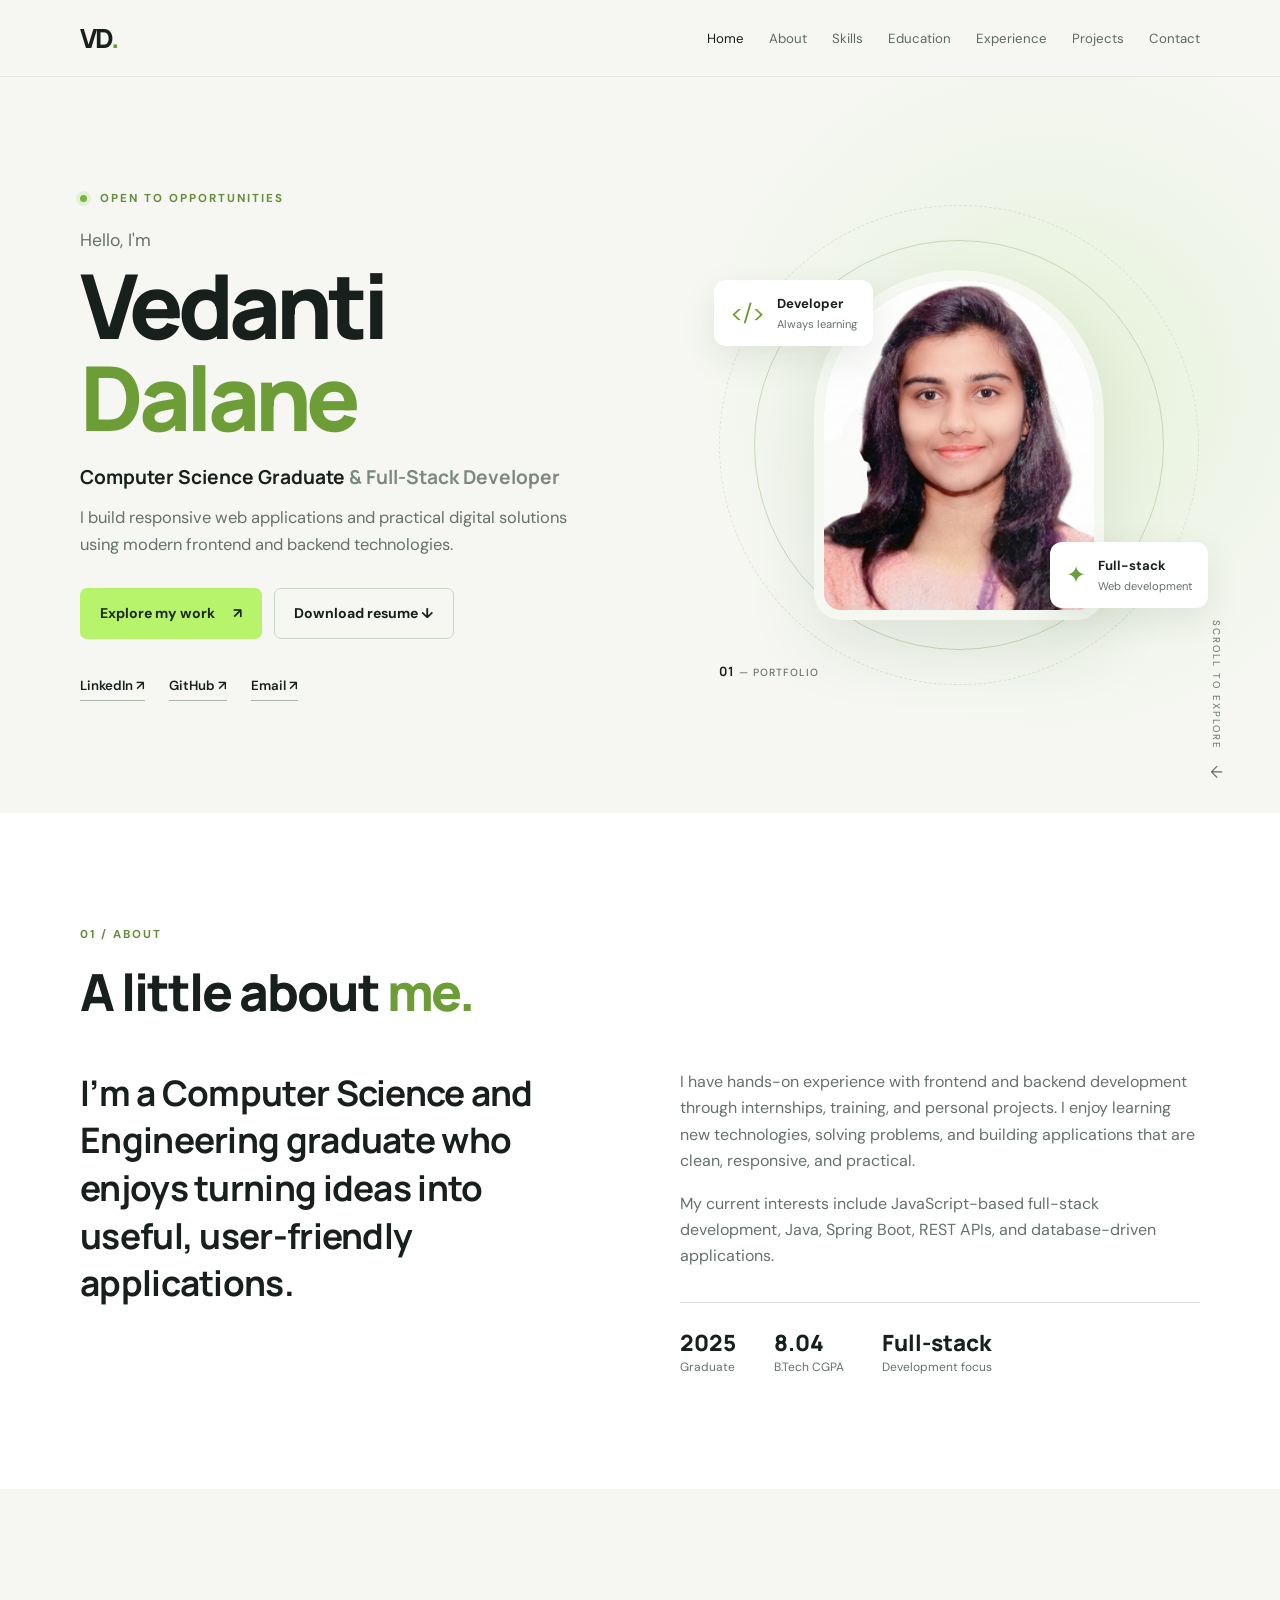
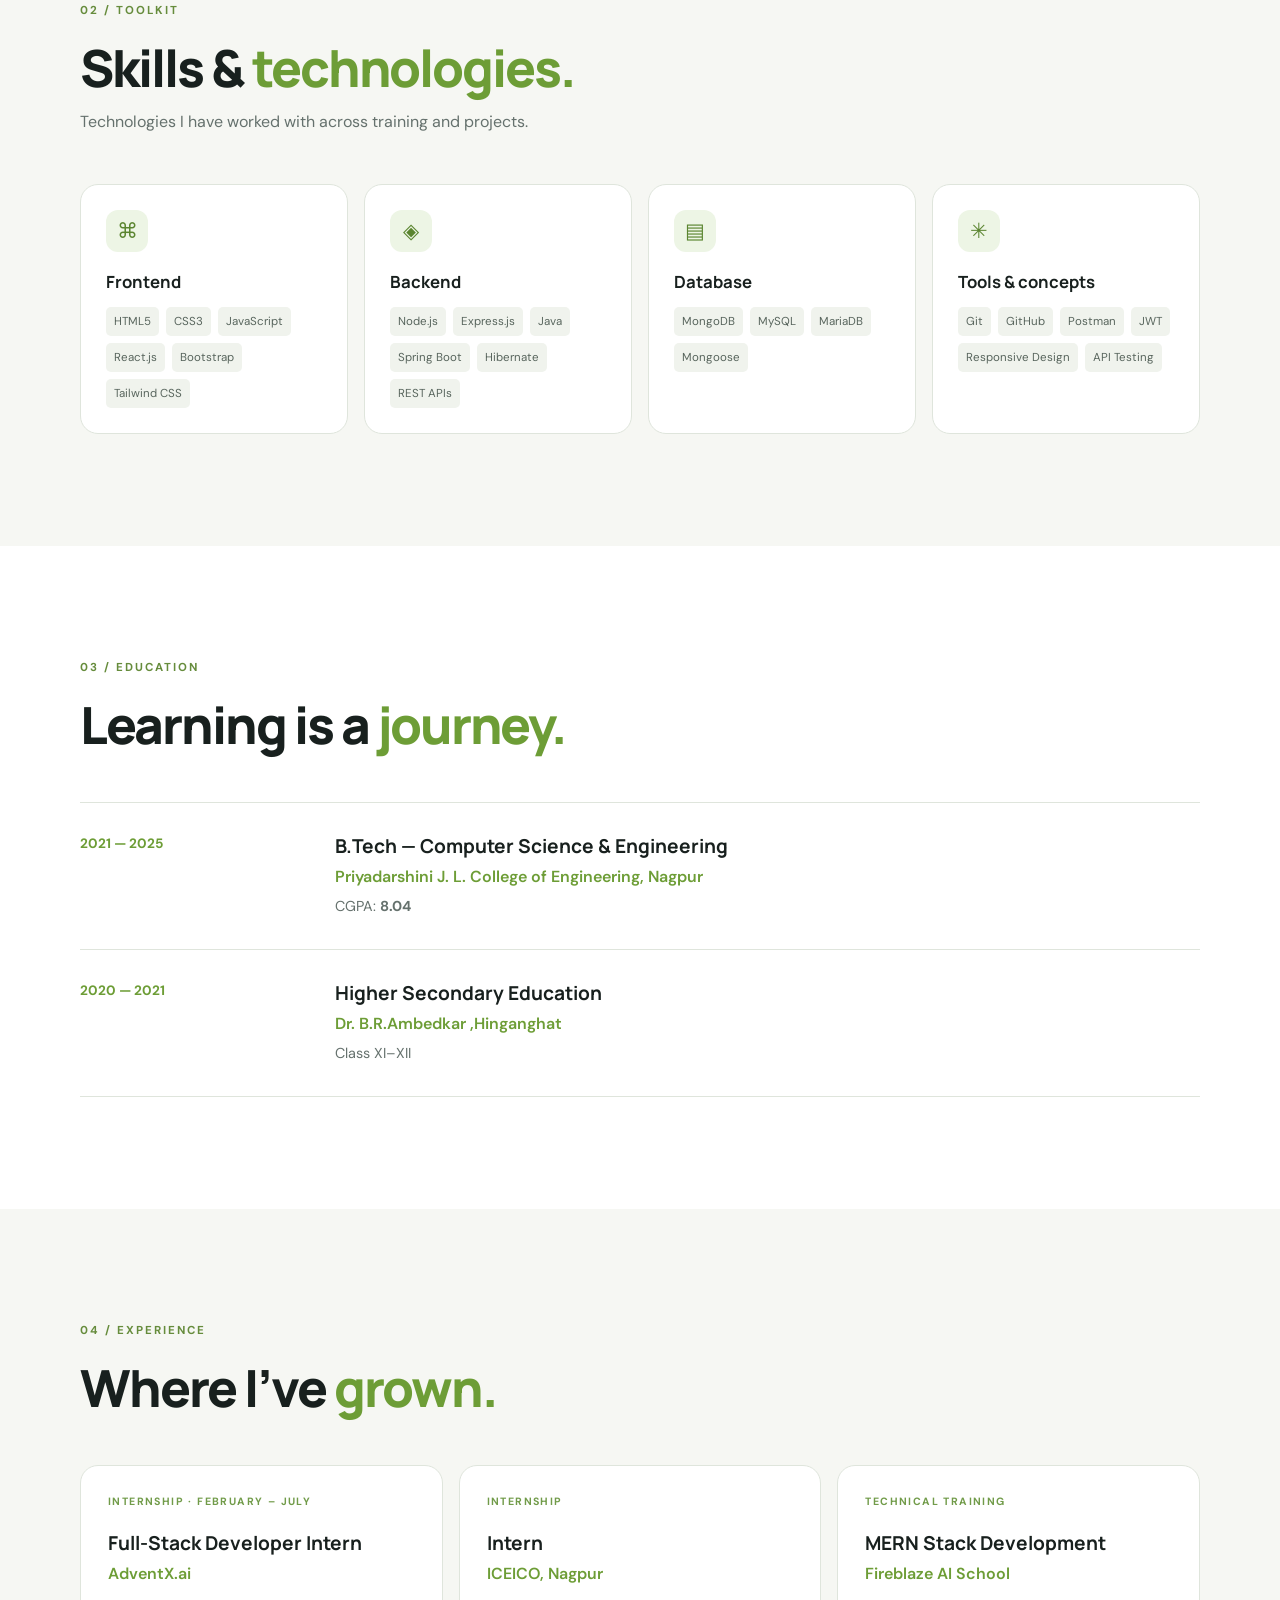
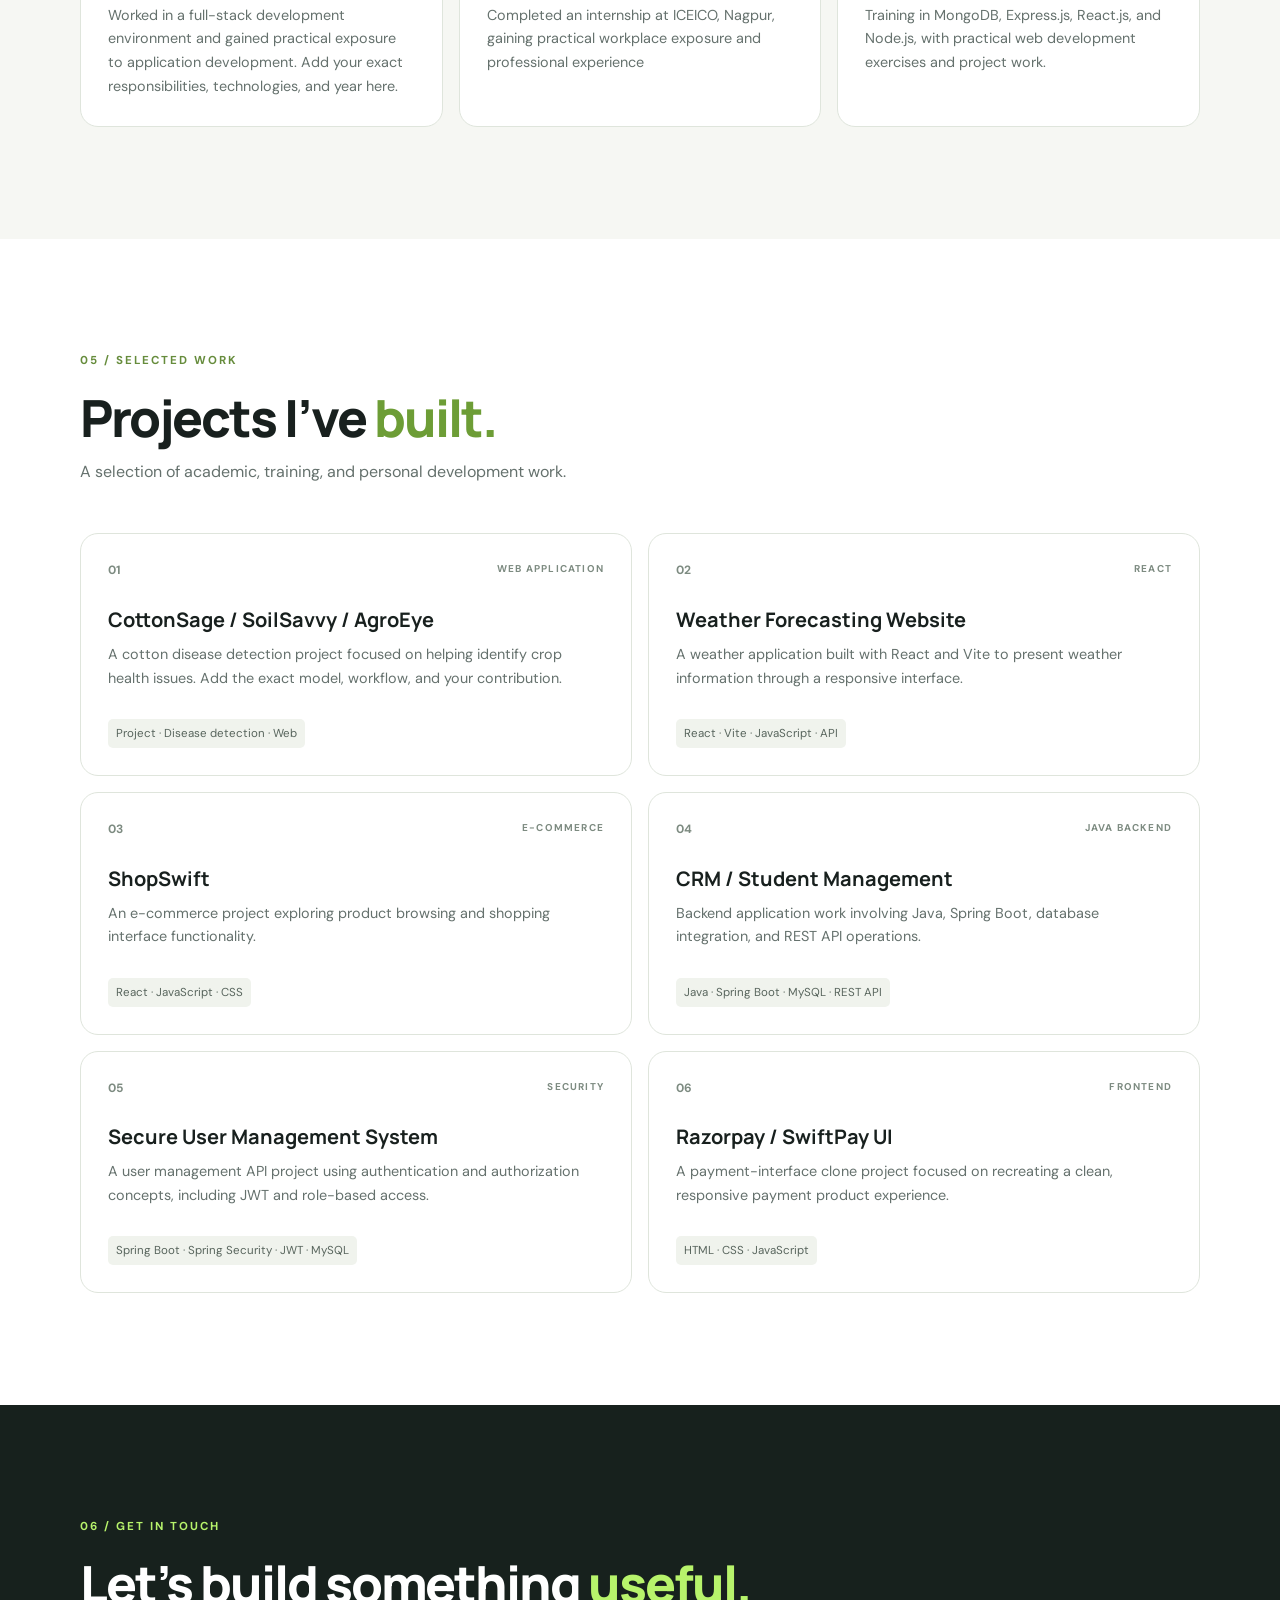
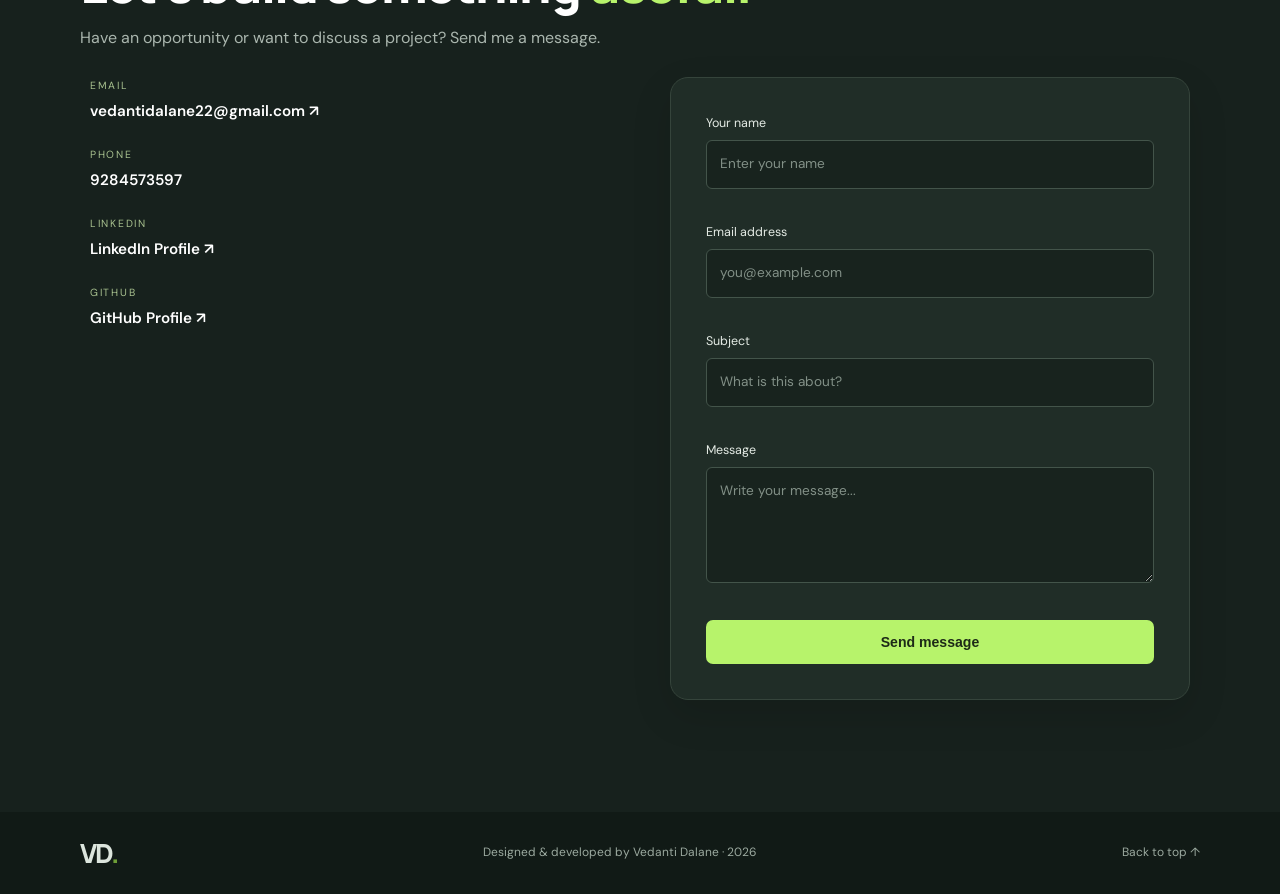
<file: Personal-Portfolio/index.html>
<!DOCTYPE html>
<html lang="en">

<head>
  <meta charset="UTF-8">
  <meta name="viewport" content="width=device-width, initial-scale=1.0">
  <meta name="description" content="Portfolio of Vedanti Dalane, a Computer Science graduate and full-stack developer.">

  <title>Vedanti Dalane | Developer Portfolio</title>

  <link rel="preconnect" href="https://fonts.googleapis.com">
  <link rel="preconnect" href="https://fonts.gstatic.com" crossorigin>

  <link
    href="https://fonts.googleapis.com/css2?family=DM+Sans:wght@400;500;600;700&family=Manrope:wght@400;500;600;700;800&display=swap"
    rel="stylesheet">

  <link rel="stylesheet" href="css/style.css">
</head>

<body>

  <!-- Header -->
  <header class="site-header">
    <nav class="navbar container" aria-label="Main navigation">

      <a class="logo" href="#home">VD<span>.</span></a>

      <button class="menu-toggle" id="menuToggle" aria-label="Toggle navigation" aria-expanded="false">
        <span></span>
        <span></span>
        <span></span>
      </button>

      <ul class="nav-links" id="navLinks">
        <li><a href="#home" class="nav-link active">Home</a></li>
        <li><a href="#about" class="nav-link">About</a></li>
        <li><a href="#skills" class="nav-link">Skills</a></li>
        <li><a href="#education" class="nav-link">Education</a></li>
        <li><a href="#experience" class="nav-link">Experience</a></li>
        <li><a href="#projects" class="nav-link">Projects</a></li>
        <li><a href="#contact" class="nav-link">Contact</a></li>
      </ul>

    </nav>
  </header>

  <main>

    <!-- Hero Section -->
    <section class="hero section" id="home">

      <div class="container hero-grid">

        <div class="hero-copy">

          <p class="eyebrow">
            <span class="status-dot"></span>
            OPEN TO OPPORTUNITIES
          </p>

          <p class="intro-line">Hello, I'm</p>

          <h1>Vedanti <span>Dalane</span></h1>

          <h2>
            Computer Science Graduate
            <span class="muted">&amp; Full-Stack Developer</span>
          </h2>

          <p class="hero-description">
            I build responsive web applications and practical digital solutions using modern frontend and backend
            technologies.
          </p>

          <div class="hero-actions">

            <a class="btn btn-primary" href="#projects">
              Explore my work <span>↗</span>
            </a>

            <!-- Resume Download -->
            <a class="btn btn-outline" href="Vedanti_Dalane_One_Page_ATS_Resume_Updated%20(1).pdf" download>
              Download resume ↓
            </a>

          </div>

          <div class="social-links">

            <a href="https://www.linkedin.com/" target="_blank" rel="noopener noreferrer">
              LinkedIn ↗
            </a>

            <a href="https://github.com/" target="_blank" rel="noopener noreferrer">
              GitHub ↗
            </a>

            <a href="mailto:vedantidalane22@gmail.com">
              Email ↗
            </a>

          </div>

        </div>

        <!-- Profile Picture -->
        <div class="hero-visual">

          <div class="visual-orbit orbit-one"></div>
          <div class="visual-orbit orbit-two"></div>

          <div class="profile-frame">
            <img src="images/Screenshot%202025-12-09%20130233.png" alt="Vedanti Dalane">
          </div>

          <div class="floating-card card-code">
            <span>&lt;/&gt;</span>
            <div>
              <strong>Developer</strong>
              <small>Always learning</small>
            </div>
          </div>

          <div class="floating-card card-stack">
            <span>✦</span>
            <div>
              <strong>Full-stack</strong>
              <small>Web development</small>
            </div>
          </div>

          <div class="hero-number">
            01 <span>— PORTFOLIO</span>
          </div>

        </div>

      </div>

      <a class="scroll-cue" href="#about">
        SCROLL TO EXPLORE <span>↓</span>
      </a>

    </section>

    <!-- About Section -->
    <section class="section section-light" id="about">

      <div class="container">

        <div class="section-heading">
          <p class="eyebrow">01 / ABOUT</p>
          <h2>A little about <span>me.</span></h2>
        </div>

        <div class="about-grid">

          <div class="about-lead">
            <p class="large-copy">
              I’m a Computer Science and Engineering graduate who enjoys turning ideas into useful, user-friendly
              applications.
            </p>
          </div>

          <div class="about-detail">

            <p>
              I have hands-on experience with frontend and backend development through internships, training, and
              personal projects. I enjoy learning new technologies, solving problems, and building applications that are
              clean, responsive, and practical.
            </p>

            <p>
              My current interests include JavaScript-based full-stack development, Java, Spring Boot, REST APIs, and
              database-driven applications.
            </p>

            <div class="quick-facts">

              <div>
                <strong>2025</strong>
                <span>Graduate</span>
              </div>

              <div>
                <strong>8.04</strong>
                <span>B.Tech CGPA</span>
              </div>

              <div>
                <strong>Full-stack</strong>
                <span>Development focus</span>
              </div>

            </div>

          </div>

        </div>

      </div>

    </section>

    <!-- Skills Section -->
    <section class="section" id="skills">

      <div class="container">

        <div class="section-heading">
          <p class="eyebrow">02 / TOOLKIT</p>
          <h2>Skills &amp; <span>technologies.</span></h2>
          <p class="section-subtitle">
            Technologies I have worked with across training and projects.
          </p>
        </div>

        <div class="skills-grid">

          <article class="skill-card">
            <div class="skill-icon">⌘</div>
            <h3>Frontend</h3>
            <div class="tags">
              <span>HTML5</span>
              <span>CSS3</span>
              <span>JavaScript</span>
              <span>React.js</span>
              <span>Bootstrap</span>
              <span>Tailwind CSS</span>
            </div>
          </article>

          <article class="skill-card">
            <div class="skill-icon">◈</div>
            <h3>Backend</h3>
            <div class="tags">
              <span>Node.js</span>
              <span>Express.js</span>
              <span>Java</span>
              <span>Spring Boot</span>
              <span>Hibernate</span>
              <span>REST APIs</span>
            </div>
          </article>

          <article class="skill-card">
            <div class="skill-icon">▤</div>
            <h3>Database</h3>
            <div class="tags">
              <span>MongoDB</span>
              <span>MySQL</span>
              <span>MariaDB</span>
              <span>Mongoose</span>
            </div>
          </article>

          <article class="skill-card">
            <div class="skill-icon">✳</div>
            <h3>Tools &amp; concepts</h3>
            <div class="tags">
              <span>Git</span>
              <span>GitHub</span>
              <span>Postman</span>
              <span>JWT</span>
              <span>Responsive Design</span>
              <span>API Testing</span>
            </div>
          </article>

        </div>

      </div>

    </section>

    <!-- Education Section -->
    <section class="section section-light" id="education">

      <div class="container">

        <div class="section-heading">
          <p class="eyebrow">03 / EDUCATION</p>
          <h2>Learning is a <span>journey.</span></h2>
        </div>

        <div class="timeline">

          <article class="timeline-item">

            <div class="timeline-date">2021 — 2025</div>

            <div class="timeline-content">
              <h3>B.Tech — Computer Science &amp; Engineering</h3>
              <p class="institution">
                Priyadarshini J. L. College of Engineering, Nagpur
              </p>
              <p>CGPA: <strong>8.04</strong></p>
            </div>

          </article>

          <article class="timeline-item">

            <div class="timeline-date">2020 — 2021</div>

            <div class="timeline-content">
              <h3>Higher Secondary Education</h3>
              <p class="institution">Dr. B.R.Ambedkar ,Hinganghat</p>
              <p>Class XI–XII</p>
            </div>

          </article>

        </div>

      </div>

    </section>

    <!-- Experience Section -->
    <section class="section" id="experience">

      <div class="container">

        <div class="section-heading">
          <p class="eyebrow">04 / EXPERIENCE</p>
          <h2>Where I’ve <span>grown.</span></h2>
        </div>

        <div class="experience-grid">

          <article class="experience-card">
            <p class="card-kicker">INTERNSHIP · FEBRUARY – JULY</p>
            <h3>Full-Stack Developer Intern</h3>
            <p class="institution">AdventX.ai</p>
            <p>
              Worked in a full-stack development environment and gained practical exposure to application development.
              Add your exact responsibilities, technologies, and year here.
            </p>
          </article>

          <article class="experience-card">
            <p class="card-kicker">INTERNSHIP</p>
            <h3>Intern</h3>
            <p class="institution">ICEICO, Nagpur</p>
            <p>
            Completed an internship at ICEICO, Nagpur, gaining practical workplace exposure and professional experience
            </p>
          </article>

          <article class="experience-card">
            <p class="card-kicker">TECHNICAL TRAINING</p>
            <h3>MERN Stack Development</h3>
            <p class="institution">Fireblaze AI School</p>
            <p>
              Training in MongoDB, Express.js, React.js, and Node.js, with practical web development exercises and
              project work.
            </p>
          </article>

        </div>

      </div>

    </section>

    <!-- Projects Section -->
    <section class="section section-light" id="projects">

      <div class="container">

        <div class="section-heading">
          <p class="eyebrow">05 / SELECTED WORK</p>
          <h2>Projects I’ve <span>built.</span></h2>
          <p class="section-subtitle">
            A selection of academic, training, and personal development work.
          </p>
        </div>

        <div class="projects-grid">

          <article class="project-card">
            <div class="project-top">
              <span>01</span>
              <span class="project-type">WEB APPLICATION</span>
            </div>
            <h3>CottonSage / SoilSavvy / AgroEye</h3>
            <p>
              A cotton disease detection project focused on helping identify crop health issues. Add the exact model,
              workflow, and your contribution.
            </p>
            <div class="project-tags">
              Project · Disease detection · Web
            </div>
          </article>

          <article class="project-card">
            <div class="project-top">
              <span>02</span>
              <span class="project-type">REACT</span>
            </div>
            <h3>Weather Forecasting Website</h3>
            <p>
              A weather application built with React and Vite to present weather information through a responsive
              interface.
            </p>
            <div class="project-tags">
              React · Vite · JavaScript · API
            </div>
          </article>

          <article class="project-card">
            <div class="project-top">
              <span>03</span>
              <span class="project-type">E-COMMERCE</span>
            </div>
            <h3>ShopSwift</h3>
            <p>
              An e-commerce project exploring product browsing and shopping interface functionality.
            </p>
            <div class="project-tags">
              React · JavaScript · CSS
            </div>
          </article>

          <article class="project-card">
            <div class="project-top">
              <span>04</span>
              <span class="project-type">JAVA BACKEND</span>
            </div>
            <h3>CRM / Student Management</h3>
            <p>
              Backend application work involving Java, Spring Boot, database integration, and REST API operations.
            </p>
            <div class="project-tags">
              Java · Spring Boot · MySQL · REST API
            </div>
          </article>

          <article class="project-card">
            <div class="project-top">
              <span>05</span>
              <span class="project-type">SECURITY</span>
            </div>
            <h3>Secure User Management System</h3>
            <p>
              A user management API project using authentication and authorization concepts, including JWT and
              role-based access.
            </p>
            <div class="project-tags">
              Spring Boot · Spring Security · JWT · MySQL
            </div>
          </article>

          <article class="project-card">
            <div class="project-top">
              <span>06</span>
              <span class="project-type">FRONTEND</span>
            </div>
            <h3>Razorpay / SwiftPay UI</h3>
            <p>
              A payment-interface clone project focused on recreating a clean, responsive payment product experience.
            </p>
            <div class="project-tags">
              HTML · CSS · JavaScript
            </div>
          </article>

        </div>

      </div>

    </section>

    <!-- Contact Section -->
    <section class="section contact-section" id="contact">

      <div class="container">

        <div class="section-heading">
          <p class="eyebrow">06 / GET IN TOUCH</p>
          <h2>Let’s build something <span>useful.</span></h2>
          <p class="section-subtitle">
            Have an opportunity or want to discuss a project? Send me a message.
          </p>
        </div>

        <div class="contact-grid">

          <div class="contact-info">

            <a href="mailto:vedantidalane22@gmail.com">
              <span class="contact-label">EMAIL</span>
              <strong>vedantidalane22@gmail.com ↗</strong>
            </a>

            <div>
              <span class="contact-label">PHONE</span>
              <strong>9284573597</strong>
            </div>

            <a href="https://www.linkedin.com/in/vedanti-dalane-98ab12322/" target="_blank" rel="noopener noreferrer">
              <span class="contact-label">LINKEDIN</span>
              <strong>LinkedIn Profile ↗</strong>
            </a>

            <a href="https://github.com/vedantidalane" target="_blank" rel="noopener noreferrer">
              <span class="contact-label">GITHUB</span>
              <strong>GitHub Profile ↗</strong>
            </a>

          </div>

          <form class="contact-form" id="contactForm" novalidate>

            <div class="form-row">
              <label for="name">Your name</label>
              <input id="name" name="name" type="text" placeholder="Enter your name" required>
              <small class="error" id="nameError"></small>
            </div>

            <div class="form-row">
              <label for="email">Email address</label>
              <input id="email" name="email" type="email" placeholder="you@example.com" required>
              <small class="error" id="emailError"></small>
            </div>

            <div class="form-row">
              <label for="subject">Subject</label>
              <input id="subject" name="subject" type="text" placeholder="What is this about?" required>
              <small class="error" id="subjectError"></small>
            </div>

            <div class="form-row">
              <label for="message">Message</label>
              <textarea id="message" name="message" rows="4" placeholder="Write your message..." required></textarea>
              <small class="error" id="messageError"></small>
            </div>

            <button class="btn btn-primary submit-btn" type="submit">
              Send message
            </button>

            <div class="form-note" id="formNote" role="status" aria-live="polite"></div>

          </form>

        </div>

      </div>

    </section>

  </main>

  <!-- Footer -->
  <footer class="footer">

    <div class="container footer-inner">

      <a class="logo" href="#home">VD<span>.</span></a>

      <p>
        Designed &amp; developed by Vedanti Dalane ·
        <span id="year"></span>
      </p>

      <a href="#home">Back to top ↑</a>

    </div>

  </footer>

  <script src="js/script.js"></script>

</body>

</html>
</file>
<file: Personal-Portfolio/css/style.css>
/* =========================================
   PERSONAL PORTFOLIO WEBSITE
   COMPLETE UPDATED CSS
========================================= */

/* GLOBAL STYLES */

:root {
    --ink: #18201e;
    --muted: #65716d;
    --paper: #f6f7f3;
    --white: #fff;
    --green: #b7f36b;
    --green-dark: #426b22;
    --line: #dfe5dc;
    --dark: #17211d;
    --radius: 18px;
}

* {
    box-sizing: border-box;
    margin: 0;
    padding: 0;
}

html {
    scroll-behavior: smooth;
    scroll-padding-top: 90px;
}

body {
    font-family: "DM Sans", sans-serif;
    color: var(--ink);
    background: var(--paper);
    line-height: 1.65;
}

a {
    color: inherit;
    text-decoration: none;
}

.container {
    width: min(1120px, calc(100% - 48px));
    margin: auto;
}

/* =========================================
   NAVIGATION
========================================= */

.site-header {
    position: sticky;
    top: 0;
    z-index: 100;
    background: rgba(246, 247, 243, .92);
    backdrop-filter: blur(14px);
    border-bottom: 1px solid rgba(223, 229, 220, .8);
}

.navbar {
    height: 76px;
    display: flex;
    align-items: center;
    justify-content: space-between;
}

.logo {
    font: 800 1.65rem "Manrope", sans-serif;
    letter-spacing: -2px;
}

.logo span,
.hero h1 span,
.section-heading h2 span {
    color: #6d9d36;
}

.nav-links {
    display: flex;
    gap: 25px;
    list-style: none;
}

.nav-link {
    font-size: .83rem;
    color: #5e6964;
    transition: .2s;
}

.nav-link:hover,
.nav-link.active {
    color: #18201e;
}

.menu-toggle {
    display: none;
    background: none;
    border: 0;
    cursor: pointer;
}

.menu-toggle span {
    display: block;
    width: 24px;
    height: 2px;
    background: var(--ink);
    margin: 5px;
}

/* =========================================
   COMMON SECTIONS
========================================= */

.section {
    padding: 112px 0;
}

.section-light {
    background: #fff;
}

.section-heading {
    margin-bottom: 48px;
}

.eyebrow {
    font-size: .72rem;
    font-weight: 700;
    letter-spacing: 2px;
    color: #668c3c;
    margin-bottom: 18px;
}

.section-heading h2 {
    font: 800 clamp(2.1rem, 4vw, 3.4rem)/1.15 "Manrope";
    letter-spacing: -2px;
}

.section-subtitle {
    color: var(--muted);
    margin-top: 12px;
    max-width: 580px;
}

/* =========================================
   HOME / HERO
========================================= */

.hero {
    min-height: 690px;
    display: flex;
    align-items: center;
    position: relative;
    overflow: hidden;
    background: radial-gradient(
        circle at 82% 42%,
        #e6f2d9 0,
        transparent 32%
    );
}

.hero-grid {
    display: grid;
    grid-template-columns: 1.1fr .9fr;
    align-items: center;
    gap: 50px;
}

.status-dot {
    display: inline-block;
    width: 7px;
    height: 7px;
    border-radius: 50%;
    background: #75b83e;
    margin-right: 8px;
    box-shadow: 0 0 0 4px #e4f1d7;
}

.intro-line {
    font-size: 1.1rem;
    color: var(--muted);
    margin-bottom: 4px;
}

.hero h1 {
    font: 800 clamp(3.7rem, 7vw, 6.4rem)/1.03 "Manrope", sans-serif;
    letter-spacing: -5px;
}

.hero h2 {
    font: 700 1.2rem "Manrope", sans-serif;
    margin: 20px 0 14px;
}

.muted {
    color: #7c8982;
}

.hero-description {
    max-width: 510px;
    color: var(--muted);
    font-size: 1.03rem;
}

.hero-actions {
    display: flex;
    flex-wrap: wrap;
    gap: 12px;
    margin-top: 30px;
}

.btn {
    display: inline-flex;
    align-items: center;
    justify-content: center;
    gap: 18px;
    padding: 13px 19px;
    border-radius: 7px;
    font-weight: 700;
    font-size: .88rem;
    border: 1px solid transparent;
    cursor: pointer;
    transition: transform .2s, background .2s;
}

.btn:hover {
    transform: translateY(-2px);
}

.btn-primary {
    background: var(--green);
    color: #1d2a17;
}

.btn-primary:hover {
    background: #a7e75b;
}

.btn-outline {
    border-color: #cbd4c9;
    background: transparent;
}

.social-links {
    display: flex;
    gap: 24px;
    margin-top: 36px;
    font-size: .83rem;
    font-weight: 600;
}

.social-links a {
    border-bottom: 1px solid #aab5aa;
    padding-bottom: 3px;
}

.hero-visual {
    height: 470px;
    position: relative;
    display: grid;
    place-items: center;
}

.profile-frame {
    width: 290px;
    height: 350px;
    border-radius: 150px 150px 28px 28px;
    background: #dce8d0;
    overflow: hidden;
    border: 10px solid rgba(255, 255, 255, .7);
    box-shadow: 0 25px 70px #263b251a;
    z-index: 2;
}

.profile-frame img {
    width: 100%;
    height: 100%;
    object-fit: cover;
}

.visual-orbit {
    position: absolute;
    border: 1px solid #c8d9bb;
    border-radius: 50%;
    width: 410px;
    height: 410px;
}

.orbit-two {
    width: 480px;
    height: 480px;
    border-style: dashed;
    opacity: .6;
}

.floating-card {
    position: absolute;
    z-index: 3;
    background: #fff;
    padding: 13px 16px;
    border-radius: 12px;
    box-shadow: 0 12px 35px #263b2518;
    display: flex;
    align-items: center;
    gap: 12px;
}

.floating-card > span {
    font-size: 1.5rem;
    color: #6d9d36;
}

.floating-card strong,
.floating-card small {
    display: block;
}

.floating-card strong {
    font-size: .82rem;
}

.floating-card small {
    font-size: .7rem;
    color: var(--muted);
}

.card-code {
    top: 70px;
    left: -5px;
}

.card-stack {
    bottom: 72px;
    right: -8px;
}

.hero-number {
    position: absolute;
    bottom: 0;
    left: 0;
    font: 700 .8rem "Manrope";
    letter-spacing: 1px;
}

.hero-number span {
    font: 500 .65rem "DM Sans";
    color: var(--muted);
}

.scroll-cue {
    position: absolute;
    right: 4%;
    bottom: 32px;
    writing-mode: vertical-rl;
    font-size: .62rem;
    letter-spacing: 2px;
    color: var(--muted);
}

.scroll-cue span {
    font-size: 1rem;
    margin-top: 10px;
}

/* =========================================
   ABOUT
========================================= */

.about-grid {
    display: grid;
    grid-template-columns: 1fr 1fr;
    gap: 80px;
}

.large-copy {
    font: 700 clamp(1.5rem, 3vw, 2.2rem)/1.35 "Manrope";
    letter-spacing: -.7px;
}

.about-detail p {
    color: var(--muted);
    margin-bottom: 16px;
}

.quick-facts {
    display: flex;
    gap: 38px;
    margin-top: 32px;
    padding-top: 24px;
    border-top: 1px solid var(--line);
}

.quick-facts strong,
.quick-facts span {
    display: block;
}

.quick-facts strong {
    font: 800 1.4rem "Manrope";
}

.quick-facts span {
    font-size: .75rem;
    color: var(--muted);
}

/* =========================================
   SKILLS
========================================= */

.skills-grid {
    display: grid;
    grid-template-columns: repeat(4, 1fr);
    gap: 16px;
}

.skill-card {
    padding: 25px;
    border: 1px solid var(--line);
    border-radius: var(--radius);
    background: #fff;
    min-height: 230px;
    transition: .2s;
}

.skill-card:hover,
.project-card:hover {
    transform: translateY(-4px);
    box-shadow: 0 18px 40px #1e30200d;
}

.skill-icon {
    width: 42px;
    height: 42px;
    border-radius: 12px;
    background: #edf5e5;
    color: #5b8530;
    display: grid;
    place-items: center;
    font-size: 1.3rem;
    margin-bottom: 18px;
}

.skill-card h3 {
    font: 700 1.05rem "Manrope";
    margin-bottom: 14px;
}

.tags {
    display: flex;
    flex-wrap: wrap;
    gap: 7px;
}

.tags span,
.project-tags {
    font-size: .72rem;
    color: #58655d;
    background: #f0f3ed;
    border-radius: 5px;
    padding: 5px 8px;
}

/* =========================================
   EDUCATION
========================================= */

.timeline {
    border-top: 1px solid var(--line);
}

.timeline-item {
    display: grid;
    grid-template-columns: 220px 1fr;
    gap: 35px;
    padding: 30px 0;
    border-bottom: 1px solid var(--line);
}

.timeline-date {
    font-size: .85rem;
    font-weight: 700;
    color: #6d9d36;
}

.timeline-content h3,
.experience-card h3 {
    font: 700 1.2rem "Manrope";
}

.institution {
    color: #6d9d36;
    font-weight: 600;
    margin: 5px 0;
}

.timeline-content p:last-child {
    color: var(--muted);
    font-size: .9rem;
}

/* =========================================
   EXPERIENCE
========================================= */

.experience-grid {
    display: grid;
    grid-template-columns: repeat(3, 1fr);
    gap: 16px;
}

.experience-card {
    background: #fff;
    border: 1px solid var(--line);
    padding: 27px;
    border-radius: var(--radius);
}

.card-kicker {
    font-size: .66rem;
    letter-spacing: 1.4px;
    color: #719b49;
    font-weight: 700;
    margin-bottom: 20px;
}

.experience-card > p:last-child {
    font-size: .9rem;
    color: var(--muted);
    margin-top: 16px;
}

/* =========================================
   PROJECTS
========================================= */

.projects-grid {
    display: grid;
    grid-template-columns: repeat(2, 1fr);
    gap: 16px;
}

.project-card {
    padding: 27px;
    border: 1px solid var(--line);
    border-radius: var(--radius);
    background: #fff;
    transition: .2s;
    min-height: 235px;
}

.project-top {
    display: flex;
    justify-content: space-between;
    color: #7d8b81;
    font-size: .75rem;
    font-weight: 700;
    margin-bottom: 25px;
}

.project-type {
    font-size: .62rem;
    letter-spacing: 1.2px;
}

.project-card h3 {
    font: 700 1.25rem "Manrope";
    margin-bottom: 10px;
}

.project-card p {
    color: var(--muted);
    font-size: .9rem;
    min-height: 58px;
}

.project-tags {
    display: inline-block;
    margin-top: 18px;
}

.edit-note {
    font-size: .78rem;
    color: #7b867e;
    margin-top: 20px;
}

/* =========================================
   CONTACT SECTION
========================================= */

.contact-section {
    background: var(--dark);
    color: #fff;
}

.contact-section .eyebrow {
    color: var(--green);
}

.contact-section .section-heading h2 span {
    color: var(--green);
}

.contact-section .section-subtitle {
    color: #aab6ae;
}

/* Reduce heading-to-content gap */

.contact-section .section-heading {
    margin-bottom: 25px;
}

/* Two-column layout */

.contact-grid {
    display: grid;
    grid-template-columns: 1fr 1fr;
    gap: 60px;
    align-items: start;
    max-width: 1100px;
    margin: 0 auto;
}

/* Contact information - no box */

.contact-info {
    display: flex;
    flex-direction: column;
    gap: 22px;
    padding: 0;
    background: transparent;
    border: none;
    border-radius: 0;
}

.contact-info a,
.contact-info > div {
    display: flex;
    flex-direction: column;
    gap: 5px;
}

.contact-label {
    font-size: .65rem;
    letter-spacing: 1.7px;
    color: #a8c18f;
}

.contact-info strong {
    font-size: .95rem;
    font-weight: 600;
    color: #fff;
    overflow-wrap: anywhere;
}

.contact-info a:hover strong {
    color: var(--green);
}

/* Contact form - boxed */

.contact-form {
    width: 100%;
    background: #202d27;
    padding: 35px;
    border: 1px solid #35443b;
    border-radius: 18px;
    box-shadow: 0 15px 40px rgba(0, 0, 0, .12);
}

.form-row {
    margin-bottom: 17px;
}

.form-row label {
    display: block;
    font-size: .78rem;
    margin-bottom: 7px;
    color: #e4ebe5;
}

.form-row input,
.form-row textarea {
    display: block;
    width: 100%;
    border: 1px solid #43544a;
    background: #18231e;
    color: #fff;
    padding: 12px 13px;
    border-radius: 6px;
    font: inherit;
    font-size: .85rem;
    outline: none;
    transition: border-color .2s;
}

.form-row input:focus,
.form-row textarea:focus {
    border-color: var(--green);
}

.form-row textarea {
    resize: vertical;
    min-height: 110px;
}

.form-row input::placeholder,
.form-row textarea::placeholder {
    color: #829087;
}

.error {
    display: block;
    color: #ffaaa0;
    font-size: .72rem;
    min-height: 16px;
}

.submit-btn {
    width: 100%;
    margin-top: 4px;
}

.form-note {
    display: none;
    padding: 12px 15px;
    margin-top: 15px;
    border-radius: 6px;
    font-size: .82rem;
    line-height: 1.5;
}

/* Successful validation notification */

.form-note.success {
    display: block;
    background: #243c2c;
    color: #b7f36b;
    border: 1px solid #426b22;
}

/* Validation error notification */

.form-note.error-message {
    display: block;
    background: #422a29;
    color: #ffaaa0;
    border: 1px solid #874b45;
}

/* =========================================
   FOOTER
========================================= */

.footer {
    background: #111a16;
    color: #dce5dd;
    padding: 23px 0;
}

.footer-inner {
    display: flex;
    align-items: center;
    justify-content: space-between;
    gap: 20px;
}

.footer p,
.footer-inner > a:last-child {
    font-size: .75rem;
    color: #9ba99f;
}

/* =========================================
   TABLET RESPONSIVE
========================================= */

@media (max-width: 900px) {

    .nav-links {
        gap: 14px;
    }

    .nav-link {
        font-size: .76rem;
    }

    .hero-grid {
        gap: 20px;
    }

    .skills-grid {
        grid-template-columns: repeat(2, 1fr);
    }

    .experience-grid {
        grid-template-columns: 1fr;
    }

    .contact-grid {
        gap: 35px;
    }
}

/* =========================================
   MOBILE RESPONSIVE
========================================= */

@media (max-width: 700px) {

    .container {
        width: min(100% - 36px, 560px);
    }

    .section {
        padding: 78px 0;
    }

    /* Navigation */

    .navbar {
        height: 66px;
    }

    .menu-toggle {
        display: block;
        z-index: 102;
    }

    .nav-links {
        display: none;
        position: absolute;
        top: 66px;
        left: 0;
        right: 0;
        background: #f6f7f3;
        padding: 20px 24px 25px;
        flex-direction: column;
        gap: 16px;
        border-bottom: 1px solid var(--line);
    }

    .nav-links.open {
        display: flex;
    }

    .nav-link {
        font-size: .95rem;
    }

    /* Home */

    .hero {
        padding: 65px 0 80px;
    }

    .hero-grid {
        grid-template-columns: 1fr;
    }

    .hero h1 {
        font-size: clamp(3.5rem, 16vw, 5rem);
        letter-spacing: -3px;
    }

    .hero-visual {
        height: 390px;
        margin-top: 20px;
    }

    .profile-frame {
        width: 235px;
        height: 285px;
    }

    .visual-orbit {
        width: 330px;
        height: 330px;
    }

    .orbit-two {
        width: 380px;
        height: 380px;
    }

    .card-code {
        left: 0;
        top: 45px;
    }

    .card-stack {
        right: 0;
        bottom: 40px;
    }

    .hero-number {
        bottom: -5px;
    }

    .scroll-cue {
        display: none;
    }

    /* About */

    .about-grid {
        grid-template-columns: 1fr;
        gap: 30px;
    }

    .quick-facts {
        gap: 22px;
    }

    .quick-facts strong {
        font-size: 1.15rem;
    }

    /* Skills and Projects */

    .skills-grid,
    .projects-grid {
        grid-template-columns: 1fr;
    }

    .skill-card {
        min-height: 0;
    }

    /* Education */

    .timeline-item {
        grid-template-columns: 1fr;
        gap: 8px;
        padding: 24px 0;
    }

    /* Experience */

    .experience-grid {
        grid-template-columns: 1fr;
    }

    /* Contact */

    .contact-section .section-heading {
        margin-bottom: 25px;
    }

    .contact-grid {
        grid-template-columns: 1fr;
        gap: 30px;
    }

    .contact-info {
        padding: 0;
        gap: 22px;
    }

    .contact-form {
        width: 100%;
        padding: 24px;
    }

    /* Footer */

    .footer-inner {
        flex-wrap: wrap;
    }

    .footer-inner p {
        order: 3;
        width: 100%;
    }
}

/* =========================================
   SMALL MOBILE SCREENS
========================================= */

@media (max-width: 400px) {

    .contact-form {
        padding: 18px;
    }

    .contact-info strong {
        font-size: .88rem;
    }

    .hero-actions {
        flex-direction: column;
        align-items: stretch;
    }

    .quick-facts {
        gap: 15px;
    }
}

/* =========================================
   ACCESSIBILITY
========================================= */

@media (prefers-reduced-motion: reduce) {

    html {
        scroll-behavior: auto;
    }

    *,
    *::before,
    *::after {
        transition: none !important;
    }
}
</file>
